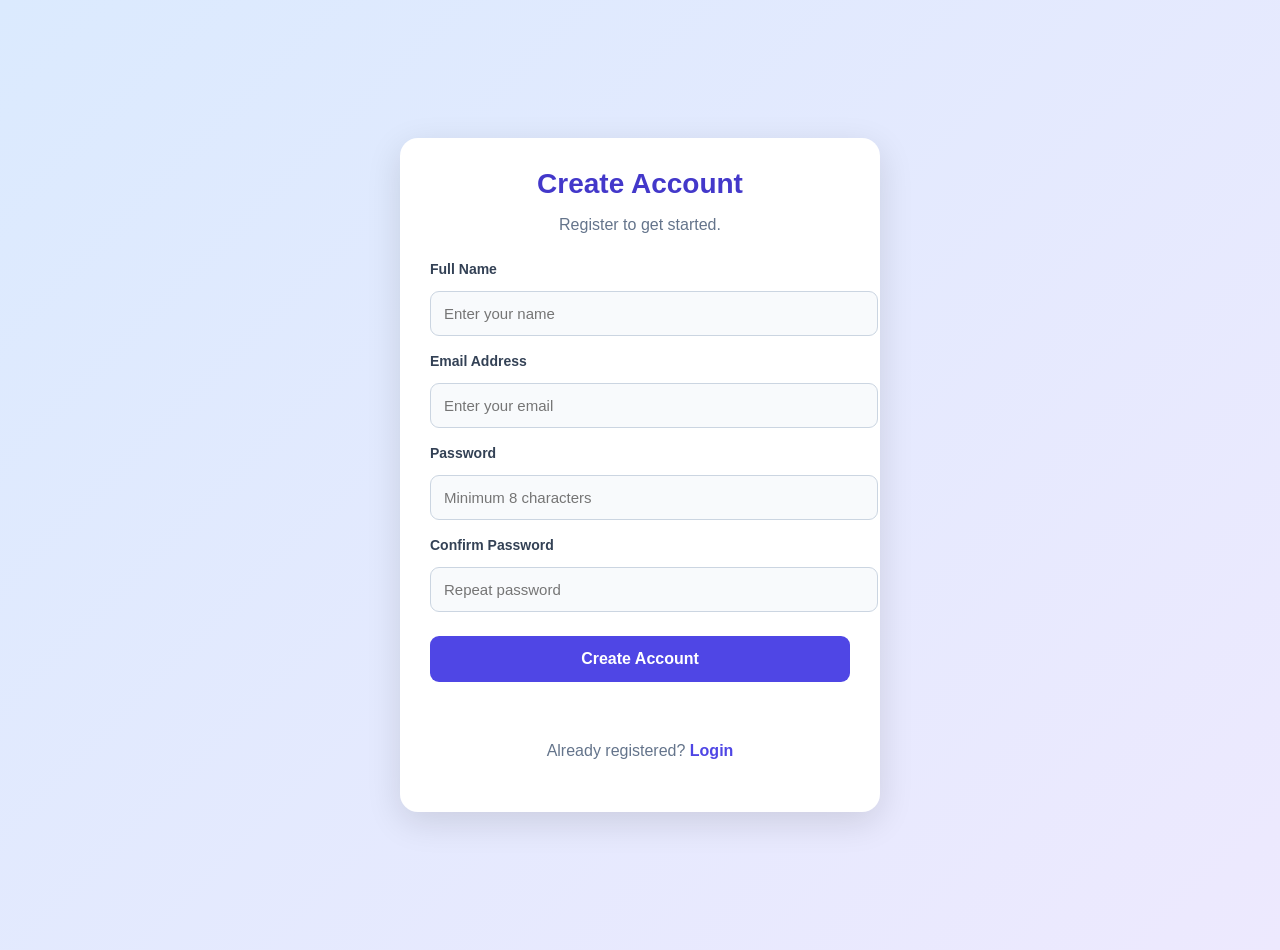
<file: index.html>
<!DOCTYPE html>
<html lang="en">
<head>
  <meta charset="UTF-8">
  <meta name="viewport" content="width=device-width, initial-scale=1.0">
  <title>Create Account</title>
  <link rel="stylesheet" href="style.css">
  <script src="script.js" defer></script>
</head>
<body>
  <main class="container">
    <h1>Create Account</h1>
    <p>Register to get started.</p>

    <form id="registerForm">
      <label for="name">Full Name</label>
      <input id="name" name="name" type="text"
        placeholder="Enter your name" required>

      <label for="email">Email Address</label>
      <input id="email" name="email" type="email"
        placeholder="Enter your email" required>

      <label for="password">Password</label>
      <input id="password" name="password" type="password"
        placeholder="Minimum 8 characters" required>

      <label for="confirmPassword">Confirm Password</label>
      <input id="confirmPassword" name="confirmPassword"
        type="password" placeholder="Repeat password" required>

      <button type="submit">Create Account</button>
      <p id="registerMessage" role="status"></p>
    </form>

    <p>Already registered?
      <a href="login.html">Login</a>
    </p>
  </main>
</body>
</html>
</file>
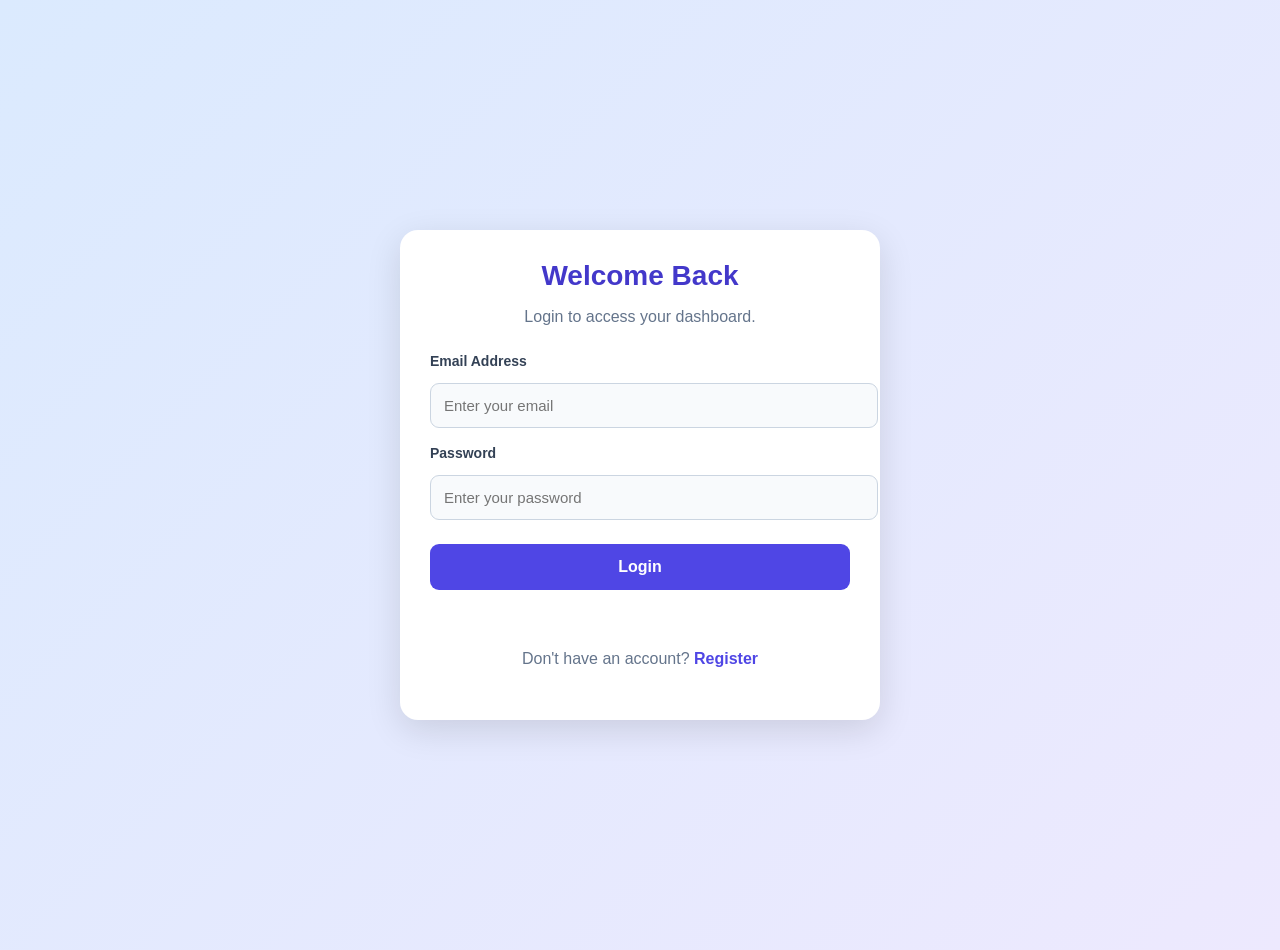
<file: dashboard.html>
<!DOCTYPE html>
<html lang="en">
<head>
  <meta charset="UTF-8">
  <meta name="viewport" content="width=device-width, initial-scale=1.0">
  <title>Dashboard</title>
  <link rel="stylesheet" href="style.css">
  <script src="script.js" defer></script>
</head>
<body>
  <main class="container">
    <h1>Dashboard</h1>
    <p id="welcomeMessage">Loading...</p>
    <p id="userEmail"></p>
    <button id="logoutButton" type="button">Logout</button>
  </main>
</body>
</html>
</file>
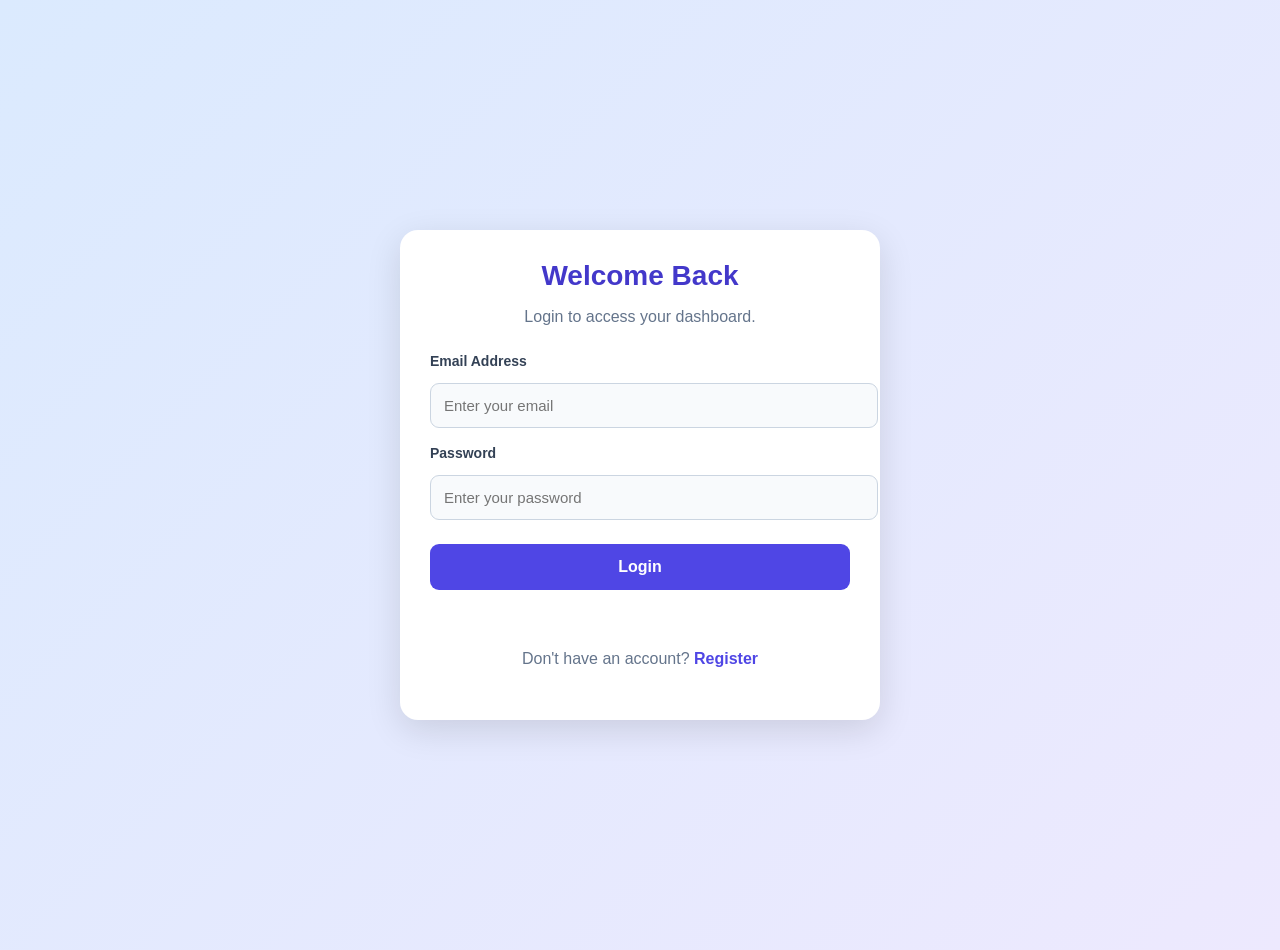
<file: login.html>
<!DOCTYPE html>
<html lang="en">
<head>
  <meta charset="UTF-8">
  <meta name="viewport" content="width=device-width, initial-scale=1.0">
  <title>Login</title>
  <link rel="stylesheet" href="style.css">
  <script src="script.js" defer></script>
</head>
<body>
  <main class="container">
    <h1>Welcome Back</h1>
    <p>Login to access your dashboard.</p>

    <form id="loginForm">
      <label for="email">Email Address</label>
      <input id="email" name="email" type="email"
        placeholder="Enter your email" required>

      <label for="password">Password</label>
      <input id="password" name="password" type="password"
        placeholder="Enter your password" required>

      <button type="submit">Login</button>
      <p id="loginMessage" role="status"></p>
    </form>

    <p>Don't have an account?
      <a href="index.html">Register</a>
    </p>
  </main>
</body>
</html>
</file>
<file: style.css>
Santhya
14:38 (47 minutes ago)
to me

* {
  box-sizing: border-box;
}

body {
  margin: 0;
  min-height: 100vh;
  display: flex;
  justify-content: center;
  align-items: center;
  padding: 25px 15px;
  font-family: Arial, sans-serif;
  background: linear-gradient(135deg, #dbeafe, #ede9fe);
  color: #1e293b;
}

.container {
  width: 100%;
  max-width: 420px;
  padding: 30px;
  background: #ffffff;
  border-radius: 18px;
  box-shadow: 0 10px 35px rgba(0, 0, 0, 0.12);
}

h1 {
  text-align: center;
  margin: 0 0 10px;
  color: #4338ca;
  font-size: 28px;
}

.container > p {
  text-align: center;
  color: #64748b;
  margin-bottom: 22px;
}

form {
  display: flex;
  flex-direction: column;
  gap: 12px;
}

label {
  display: block;
  font-size: 14px;
  font-weight: bold;
  margin-top: 5px;
  color: #334155;
}

input {
  display: block;
  width: 100%;
  padding: 13px;
  margin-top: 2px;
  border: 1px solid #cbd5e1;
  border-radius: 9px;
  font-size: 15px;
  background: #f8fafc;
  outline: none;
}

input:focus {
  border-color: #6366f1;
  box-shadow: 0 0 0 3px #e0e7ff;
  background: #ffffff;
}

button {
  width: 100%;
  padding: 14px;
  margin-top: 12px;
  border: none;
  border-radius: 9px;
  background: #4f46e5;
  color: white;
  font-size: 16px;
  font-weight: bold;
  cursor: pointer;
  transition: background 0.2s;
}

button:hover {
  background: #3730a3;
}

a {
  color: #4f46e5;
  font-weight: bold;
  text-decoration: none;
}

a:hover {
  text-decoration: underline;
}

#registerMessage,
#loginMessage {
  overflow-wrap: anywhere;
}

.success {
  color: #15803d !important;
}

.error {
  color: #dc2626 !important;
}

@media (max-width: 480px) {
  .container {
    padding: 24px 20px;
  }

  h1 {
    font-size: 25px;
  }
}
</file>
